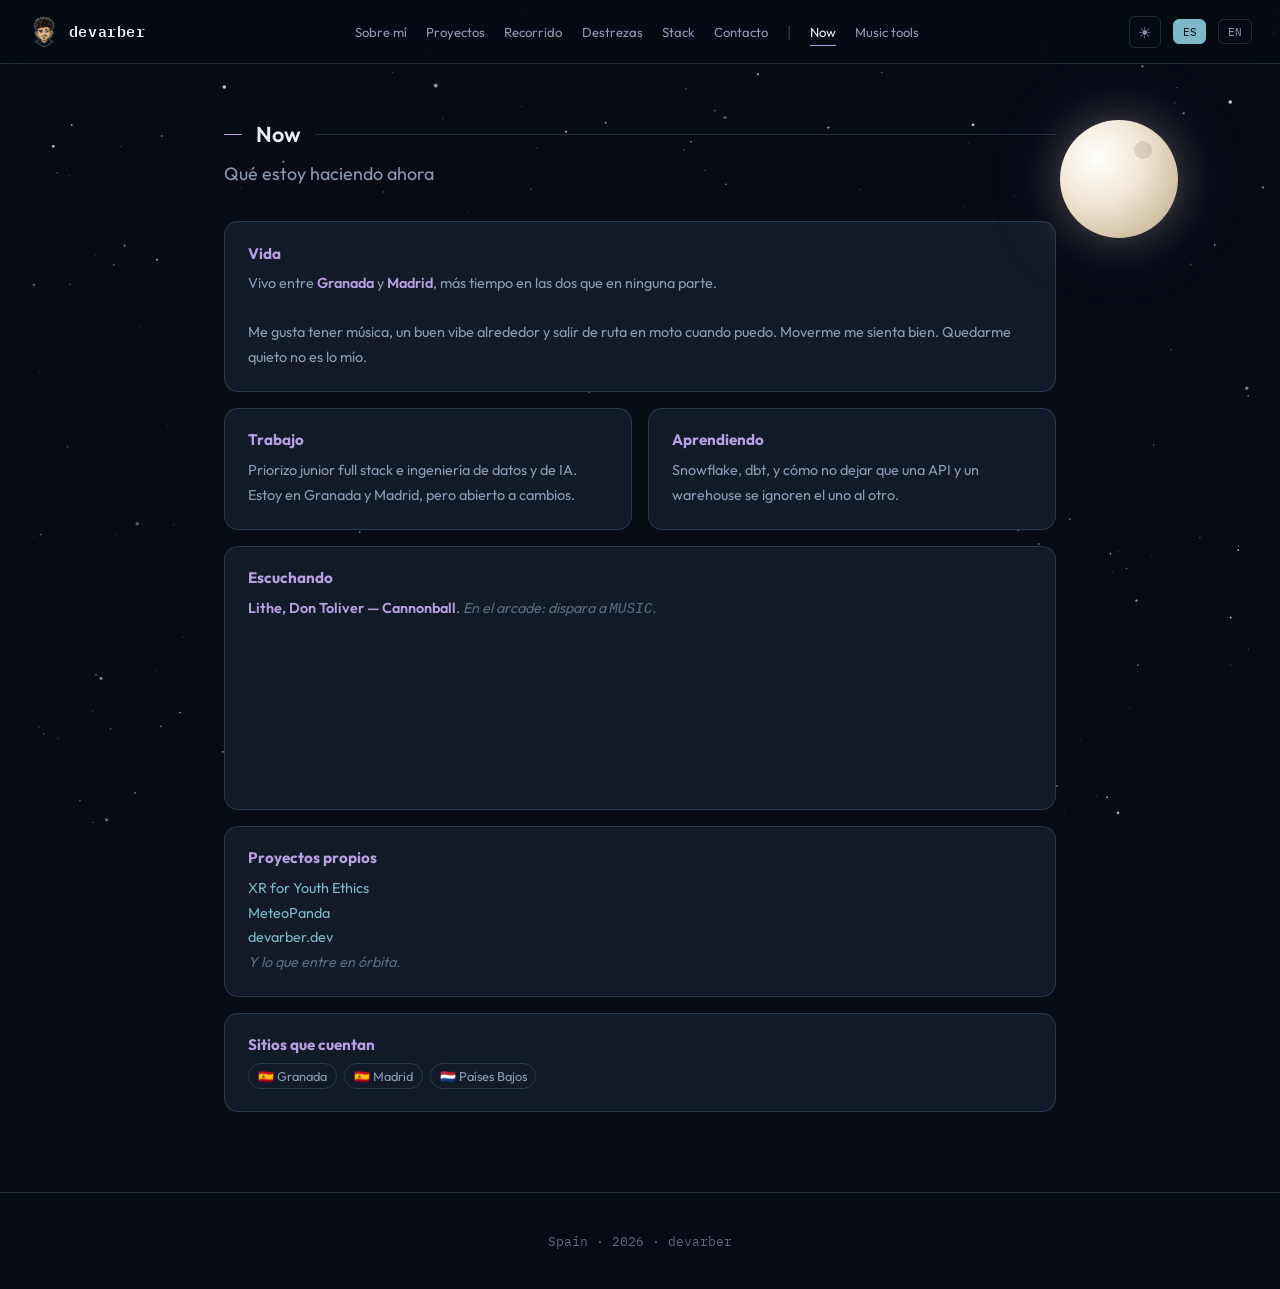
<file: pages/now/index.html>
<!DOCTYPE html>
<html lang="es">
<head>
    <meta charset="UTF-8">
    <meta name="viewport" content="width=device-width, initial-scale=1.0">
    <title>Now · devarber</title>
    <meta name="description" content="Qué está haciendo ahora Daniel Barbero Jiménez.">
    <link rel="icon" type="image/png" href="/assets/img/favicon.png?v=4">
    <link rel="preconnect" href="https://fonts.googleapis.com">
    <link rel="preconnect" href="https://fonts.gstatic.com" crossorigin>
    <link href="https://fonts.googleapis.com/css2?family=IBM+Plex+Mono:wght@400;500;600&family=Outfit:wght@400;500;600;700&display=swap" rel="stylesheet">
    <link rel="stylesheet" href="/assets/css/main.css">
</head>
<body>
    <canvas id="skyCanvas"></canvas>
    <div id="cursorHalo" class="cursor-halo" aria-hidden="true"></div>
    <div class="sky-moon" id="skyMoon" role="button" tabindex="0" title="Doble clic" aria-label="Luna — doble clic"></div>
    <div id="scroll-progress"></div>
    <button id="back-to-top" aria-label="Volver arriba">↑</button>
    <div id="toast"></div>
    <button class="egg-btn" id="eggBtn" type="button">
        <span class="egg-icon">🌙</span>
        <span class="egg-text">× Cerrar <kbd>esc</kbd></span>
    </button>

    <nav class="navbar">
        <a href="/" class="nav-logo">
            <img src="/assets/img/avatar.png" alt="" width="32" height="32">
            devarber
        </a>
        <div class="nav-links" id="navLinks">
            <a href="/#about" data-i18n="nav_about">Sobre mí</a>
            <a href="/#projects" data-i18n="nav_projects">Proyectos</a>
            <a href="/#experience" data-i18n="nav_exp">Recorrido</a>
            <a href="/#firma" data-i18n="nav_firma">Destrezas</a>
            <a href="/#stack" data-i18n="nav_stack">Stack</a>
            <a href="/#contact" data-i18n="nav_contact">Contacto</a>
            <span class="nav-sep">|</span>
            <a href="/pages/now/" class="active" data-i18n="nav_now">Now</a>
            <a href="/pages/tools/" data-i18n="nav_tools">Music tools</a>
        </div>
        <div class="nav-right">
            <button class="theme-btn" id="themeToggle" aria-label="Tema">☀</button>
            <button class="lang-btn active" data-lang="es">ES</button>
            <button class="lang-btn" data-lang="en">EN</button>
            <button class="nav-toggle" id="navToggle" aria-label="Menú">☰</button>
        </div>
    </nav>

    <section class="section tools-hero">
        <h1 class="section-title" style="margin-bottom:0.6rem"><span data-i18n="now_title">Now</span></h1>
        <p class="hero-desc" style="margin:0 0 2rem;animation:none;opacity:1;text-align:left" data-i18n="now_subtitle"></p>

        <div class="now-grid">
            <div class="now-card wide">
                <h3 data-i18n="now_life_title">Vida</h3>
                <p data-i18n="now_life"></p>
            </div>
            <div class="now-card">
                <h3 data-i18n="now_work_title">Trabajo</h3>
                <p data-i18n="now_work"></p>
            </div>
            <div class="now-card">
                <h3 data-i18n="now_learning_title">Aprendiendo</h3>
                <p data-i18n="now_learning"></p>
            </div>
            <div class="now-card wide">
                <h3 data-i18n="now_listening_title">Escuchando</h3>
                <p data-i18n="now_listening"></p>
                <iframe class="now-spotify" title="Lithe, Don Toliver — Cannonball" src="https://open.spotify.com/embed/track/1FArbfTMXgDECU9zG3iY1X?utm_source=generator&theme=0" allow="autoplay; clipboard-write; encrypted-media; fullscreen; picture-in-picture" loading="lazy"></iframe>
            </div>
            <div class="now-card wide">
                <h3 data-i18n="now_projects_title">Proyectos propios</h3>
                <p class="now-projects" data-i18n="now_projects"></p>
            </div>
            <div class="now-card wide">
                <h3 data-i18n="now_travel_title">Sitios que cuentan</h3>
                <div class="flags">
                    <span class="flag">🇪🇸 Granada</span>
                    <span class="flag">🇪🇸 Madrid</span>
                    <span class="flag">🇳🇱 Países Bajos</span>
                </div>
            </div>
        </div>
    </section>

    <footer class="footer">
        <p data-i18n="footer_built">Spain · 2026 · devarber</p>
    </footer>
    <script src="/assets/js/i18n.js"></script>
    <script src="/assets/js/sky.js"></script>
    <script src="/assets/js/common.js"></script>
</body>
</html>
</file>
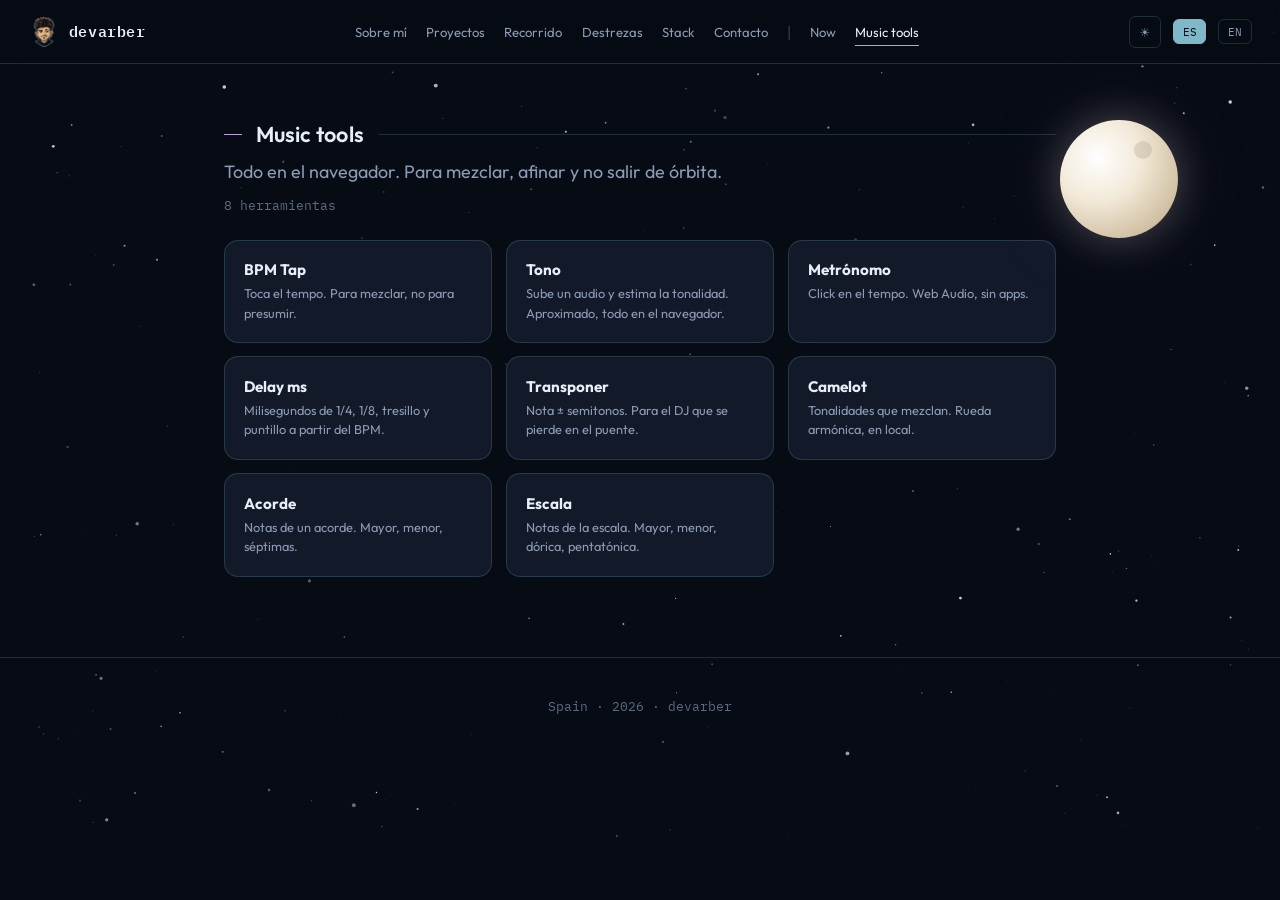
<file: pages/tools/index.html>
<!DOCTYPE html>
<html lang="es">
<head>
    <meta charset="UTF-8">
    <meta name="viewport" content="width=device-width, initial-scale=1.0">
    <title>Music tools · devarber</title>
    <meta name="description" content="Tools de música en el navegador: BPM, tono, metrónomo, delay, Camelot.">
    <link rel="icon" type="image/png" href="/assets/img/favicon.png?v=4">
    <link rel="preconnect" href="https://fonts.googleapis.com">
    <link rel="preconnect" href="https://fonts.gstatic.com" crossorigin>
    <link href="https://fonts.googleapis.com/css2?family=IBM+Plex+Mono:wght@400;500;600&family=Outfit:wght@400;500;600;700&display=swap" rel="stylesheet">
    <link rel="stylesheet" href="/assets/css/main.css">
</head>
<body>
    <canvas id="skyCanvas"></canvas>
    <div id="cursorHalo" class="cursor-halo" aria-hidden="true"></div>
    <div class="sky-moon" id="skyMoon" role="button" tabindex="0" title="Doble clic" aria-label="Luna — doble clic"></div>
    <div id="scroll-progress"></div>
    <button id="back-to-top" aria-label="Volver arriba">↑</button>
    <div id="toast"></div>
    <button class="egg-btn" id="eggBtn" type="button">
        <span class="egg-icon">🌙</span>
        <span class="egg-text">× Cerrar <kbd>esc</kbd></span>
    </button>

    <nav class="navbar">
        <a href="/" class="nav-logo">
            <img src="/assets/img/avatar.png" alt="" width="32" height="32">
            devarber
        </a>
        <div class="nav-links" id="navLinks">
            <a href="/#about" data-i18n="nav_about">Sobre mí</a>
            <a href="/#projects" data-i18n="nav_projects">Proyectos</a>
            <a href="/#experience" data-i18n="nav_exp">Recorrido</a>
            <a href="/#firma" data-i18n="nav_firma">Destrezas</a>
            <a href="/#stack" data-i18n="nav_stack">Stack</a>
            <a href="/#contact" data-i18n="nav_contact">Contacto</a>
            <span class="nav-sep">|</span>
            <a href="/pages/now/" data-i18n="nav_now">Now</a>
            <a href="/pages/tools/" class="active" data-i18n="nav_tools">Music tools</a>
        </div>
        <div class="nav-right">
            <button class="theme-btn" id="themeToggle" aria-label="Tema">☀</button>
            <button class="lang-btn active" data-lang="es">ES</button>
            <button class="lang-btn" data-lang="en">EN</button>
            <button class="nav-toggle" id="navToggle" aria-label="Menú">☰</button>
        </div>
    </nav>

    <section class="section tools-hero">
        <h1 class="section-title" style="margin-bottom:0.5rem"><span data-i18n="tools_title">Music tools</span></h1>
        <p class="hero-desc" style="margin:0;animation:none;opacity:1;text-align:left" data-i18n="tools_sub"></p>
        <p style="color:var(--faint);font-size:0.8rem;font-family:var(--font-mono);margin:0.6rem 0 1.6rem" data-i18n="tools_count">8 herramientas</p>

        <div class="tools-grid" id="toolsCatalog">
            <a class="tool-card" href="#bpm" data-open-tool="bpm"><h3 data-i18n="tool_bpm"></h3><p data-i18n="tool_bpm_d"></p></a>
            <a class="tool-card" href="#key" data-open-tool="key"><h3 data-i18n="tool_key"></h3><p data-i18n="tool_key_d"></p></a>
            <a class="tool-card" href="#metro" data-open-tool="metro"><h3 data-i18n="tool_metro"></h3><p data-i18n="tool_metro_d"></p></a>
            <a class="tool-card" href="#delay" data-open-tool="delay"><h3 data-i18n="tool_delay"></h3><p data-i18n="tool_delay_d"></p></a>
            <a class="tool-card" href="#transpose" data-open-tool="transpose"><h3 data-i18n="tool_transpose"></h3><p data-i18n="tool_transpose_d"></p></a>
            <a class="tool-card" href="#camelot" data-open-tool="camelot"><h3 data-i18n="tool_camelot"></h3><p data-i18n="tool_camelot_d"></p></a>
            <a class="tool-card" href="#chord" data-open-tool="chord"><h3 data-i18n="tool_chord"></h3><p data-i18n="tool_chord_d"></p></a>
            <a class="tool-card" href="#scale" data-open-tool="scale"><h3 data-i18n="tool_scale"></h3><p data-i18n="tool_scale_d"></p></a>
        </div>

        <div id="toolPanels">
            <div class="tool-panel card" data-tool="bpm" style="padding:1.4rem">
                <button type="button" class="tool-back" data-i18n="tool_back"></button>
                <h2 data-i18n="tool_bpm"></h2>
                <div class="tool-ui">
                    <div class="bpm-read" aria-live="polite">
                        <span class="bpm-num" id="bpmNum">—</span>
                        <span class="bpm-unit">BPM</span>
                    </div>
                    <button type="button" class="bpm-pad" id="bpmTap">tap</button>
                    <p class="tool-readout" id="bpmOut">Pulsa al ritmo.</p>
                    <div class="row"><button type="button" class="btn btn-secondary" id="bpmReset">Reset</button></div>
                </div>
            </div>

            <div class="tool-panel card" data-tool="key" style="padding:1.4rem">
                <button type="button" class="tool-back" data-i18n="tool_back"></button>
                <h2 data-i18n="tool_key"></h2>
                <div class="tool-ui">
                    <label>Audio (mp3, wav, m4a…)</label>
                    <input type="file" id="keyFile" accept="audio/*">
                    <div class="key-result" id="keyResult" hidden>
                        <p class="key-name" id="keyName"></p>
                        <span class="cam-badge" id="keyCam"></span>
                    </div>
                    <div class="piano" id="keyPiano" hidden></div>
                    <p class="tool-readout" id="keyOut">Elige un archivo. No sale de tu navegador.</p>
                </div>
            </div>

            <div class="tool-panel card" data-tool="metro" style="padding:1.4rem">
                <button type="button" class="tool-back" data-i18n="tool_back"></button>
                <h2 data-i18n="tool_metro"></h2>
                <div class="tool-ui">
                    <label>BPM</label>
                    <input id="metroBpm" type="number" min="40" max="240" value="120">
                    <div class="metro-beats" id="metroBeats" aria-hidden="true">
                        <span></span><span></span><span></span><span></span>
                    </div>
                    <div class="row">
                        <button type="button" class="btn btn-primary" id="metroToggle">Play</button>
                    </div>
                    <p class="tool-readout" id="metroOut">120 BPM · parado</p>
                </div>
            </div>

            <div class="tool-panel card" data-tool="delay" style="padding:1.4rem">
                <button type="button" class="tool-back" data-i18n="tool_back"></button>
                <h2 data-i18n="tool_delay"></h2>
                <div class="tool-ui">
                    <label>BPM</label>
                    <input id="delayBpm" type="number" min="40" max="240" value="128">
                    <div class="delay-bars" id="delayBars"></div>
                    <p class="tool-readout" id="delayOut"></p>
                </div>
            </div>

            <div class="tool-panel card" data-tool="transpose" style="padding:1.4rem">
                <button type="button" class="tool-back" data-i18n="tool_back"></button>
                <h2 data-i18n="tool_transpose"></h2>
                <div class="tool-ui">
                    <label>Nota</label>
                    <select id="trNote"></select>
                    <label>Semitonos</label>
                    <input id="trSemi" type="number" min="-12" max="12" value="0">
                    <div class="piano" id="trPiano"></div>
                    <div class="note-row" id="trNotes"></div>
                    <p class="tool-readout" id="trOut"></p>
                </div>
            </div>

            <div class="tool-panel card" data-tool="camelot" style="padding:1.4rem">
                <button type="button" class="tool-back" data-i18n="tool_back"></button>
                <h2 data-i18n="tool_camelot"></h2>
                <div class="tool-ui">
                    <label>Tonalidad</label>
                    <select id="camKey"></select>
                    <div class="cam-legend">
                        <span class="cam-leg is-now">ahora</span>
                        <span class="cam-leg is-mix">mezcla</span>
                    </div>
                    <div class="cam-wrap" id="camWheel"></div>
                    <div class="note-row" id="camChips"></div>
                    <p class="tool-readout" id="camOut"></p>
                </div>
            </div>

            <div class="tool-panel card" data-tool="chord" style="padding:1.4rem">
                <button type="button" class="tool-back" data-i18n="tool_back"></button>
                <h2 data-i18n="tool_chord"></h2>
                <div class="tool-ui">
                    <label>Raíz</label>
                    <select id="chRoot"></select>
                    <label>Tipo</label>
                    <select id="chType">
                        <option value="maj">Major</option>
                        <option value="min">Minor</option>
                        <option value="7">7</option>
                        <option value="maj7">maj7</option>
                        <option value="min7">min7</option>
                        <option value="dim">dim</option>
                        <option value="sus4">sus4</option>
                    </select>
                    <div class="piano" id="chPiano"></div>
                    <div class="note-row" id="chNotes"></div>
                    <p class="tool-readout" id="chOut"></p>
                </div>
            </div>

            <div class="tool-panel card" data-tool="scale" style="padding:1.4rem">
                <button type="button" class="tool-back" data-i18n="tool_back"></button>
                <h2 data-i18n="tool_scale"></h2>
                <div class="tool-ui">
                    <label>Raíz</label>
                    <select id="scRoot"></select>
                    <label>Escala</label>
                    <select id="scType">
                        <option value="maj">Mayor</option>
                        <option value="min">Menor natural</option>
                        <option value="dor">Dórica</option>
                        <option value="pen">Pentatónica menor</option>
                    </select>
                    <div class="piano" id="scPiano"></div>
                    <div class="note-row" id="scNotes"></div>
                    <p class="tool-readout" id="scOut"></p>
                </div>
            </div>
        </div>
    </section>

    <footer class="footer"><p data-i18n="footer_built">Spain · 2026 · devarber</p></footer>
    <script src="/assets/js/i18n.js"></script>
    <script src="/assets/js/sky.js"></script>
    <script src="/assets/js/common.js"></script>
    <script src="/assets/js/tools.js"></script>
</body>
</html>
</file>
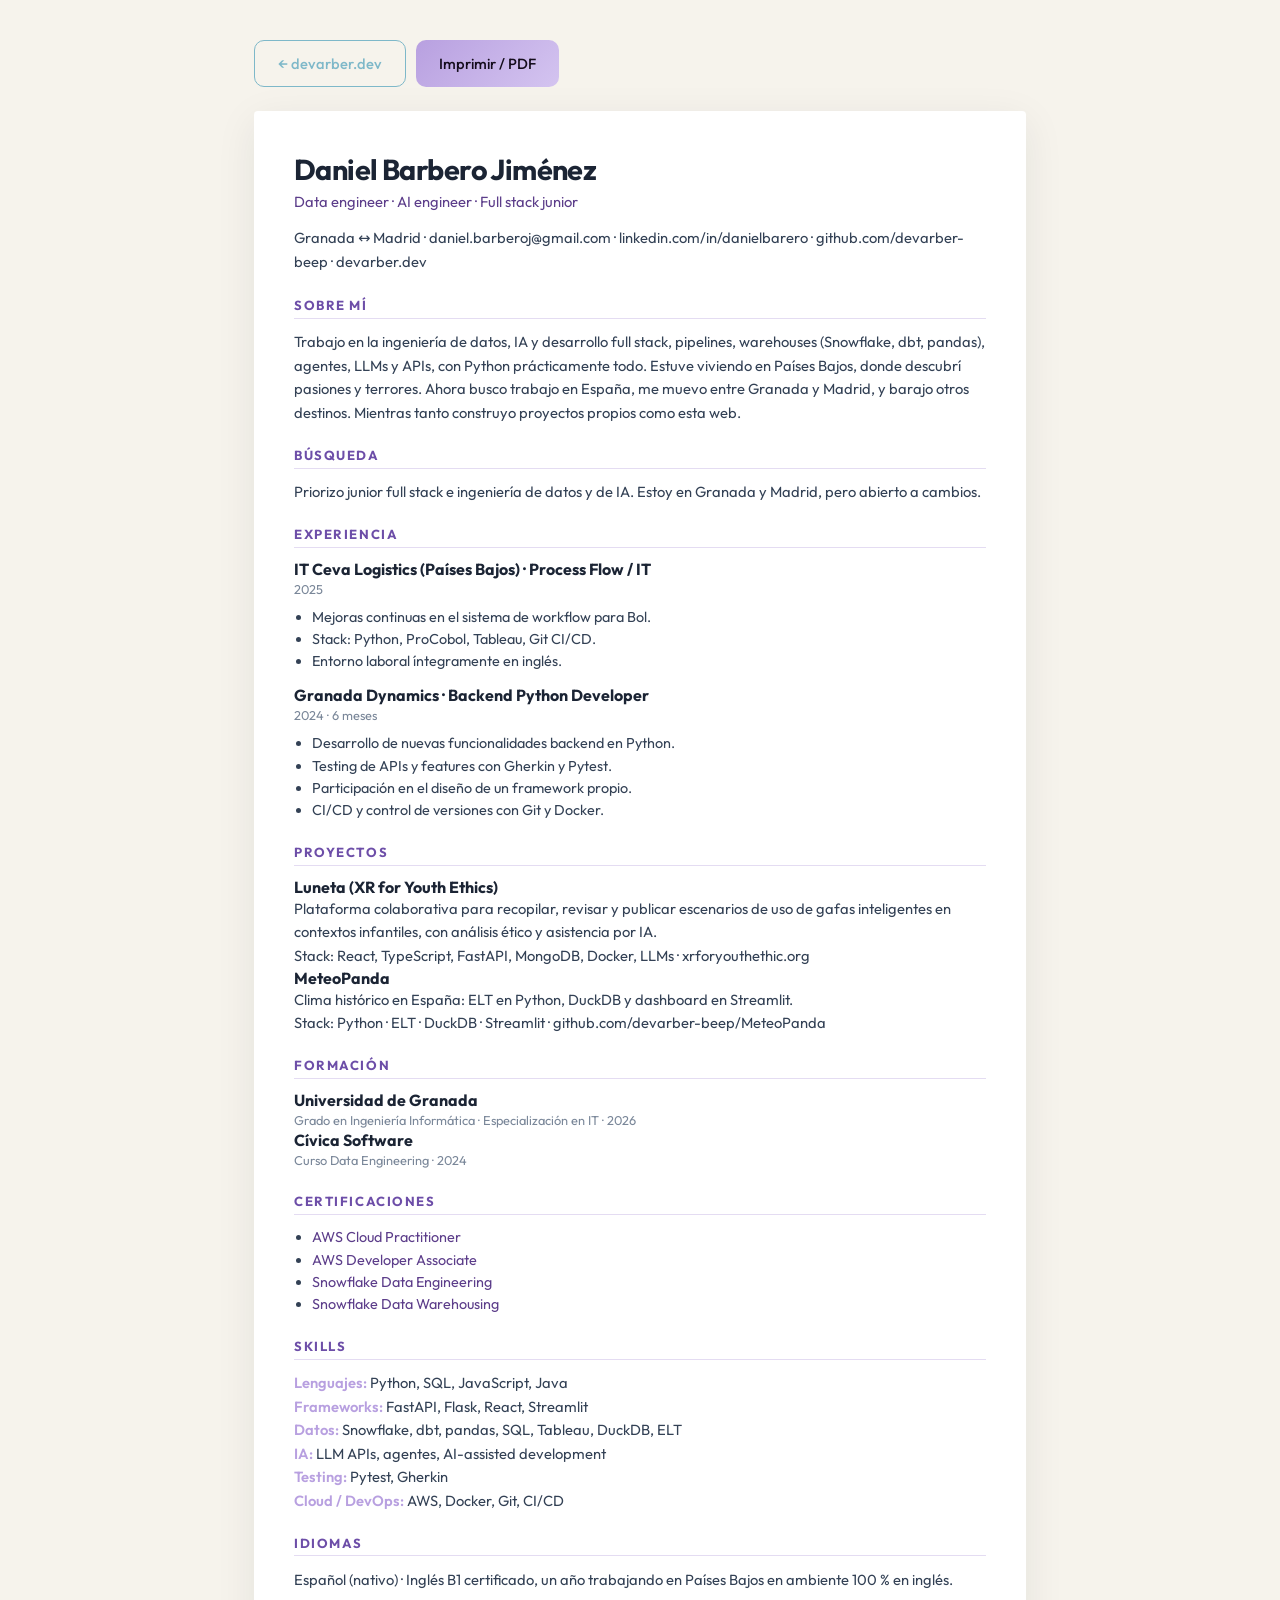
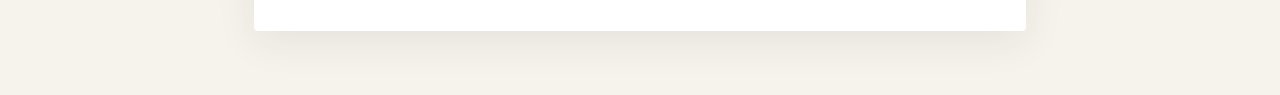
<file: cv.html>
<!DOCTYPE html>
<html lang="es">
<head>
    <meta charset="UTF-8">
    <meta name="viewport" content="width=device-width, initial-scale=1.0">
    <title>CV · Daniel Barbero Jiménez</title>
    <link rel="icon" type="image/png" href="/assets/img/favicon.png?v=4">
    <link rel="preconnect" href="https://fonts.googleapis.com">
    <link rel="preconnect" href="https://fonts.gstatic.com" crossorigin>
    <link href="https://fonts.googleapis.com/css2?family=Outfit:wght@400;500;650&display=swap" rel="stylesheet">
    <link rel="stylesheet" href="/assets/css/main.css">
</head>
<body class="cv-page">
    <div class="cv-wrap">
        <div class="cv-actions">
            <a class="btn btn-secondary" href="/">← devarber.dev</a>
            <button type="button" class="btn btn-primary" onclick="window.print()">Imprimir / PDF</button>
        </div>
        <article class="cv-sheet">
            <h1>Daniel Barbero Jiménez</h1>
            <p class="cv-role">Data engineer · AI engineer · Full stack junior</p>
            <p class="cv-meta">Granada ↔ Madrid · daniel.barberoj@gmail.com · linkedin.com/in/danielbarero · github.com/devarber-beep · devarber.dev</p>

            <h2>Sobre mí</h2>
            <p>Trabajo en la ingeniería de datos, IA y desarrollo full stack, pipelines, warehouses (Snowflake, dbt, pandas), agentes, LLMs y APIs, con Python prácticamente todo. Estuve viviendo en Países Bajos, donde descubrí pasiones y terrores. Ahora busco trabajo en España, me muevo entre Granada y Madrid, y barajo otros destinos. Mientras tanto construyo proyectos propios como esta web.</p>

            <h2>Búsqueda</h2>
            <p>Priorizo junior full stack e ingeniería de datos y de IA. Estoy en Granada y Madrid, pero abierto a cambios.</p>

            <h2>Experiencia</h2>
            <h3>IT Ceva Logistics (Países Bajos) · Process Flow / IT</h3>
            <p class="when">2025</p>
            <ul>
                <li>Mejoras continuas en el sistema de workflow para Bol.</li>
                <li>Stack: Python, ProCobol, Tableau, Git CI/CD.</li>
                <li>Entorno laboral íntegramente en inglés.</li>
            </ul>
            <h3>Granada Dynamics · Backend Python Developer</h3>
            <p class="when">2024 · 6 meses</p>
            <ul>
                <li>Desarrollo de nuevas funcionalidades backend en Python.</li>
                <li>Testing de APIs y features con Gherkin y Pytest.</li>
                <li>Participación en el diseño de un framework propio.</li>
                <li>CI/CD y control de versiones con Git y Docker.</li>
            </ul>

            <h2>Proyectos</h2>
            <h3>Luneta (XR for Youth Ethics)</h3>
            <p>Plataforma colaborativa para recopilar, revisar y publicar escenarios de uso de gafas inteligentes en contextos infantiles, con análisis ético y asistencia por IA.</p>
            <p>Stack: React, TypeScript, FastAPI, MongoDB, Docker, LLMs · xrforyouthethic.org</p>

            <h3>MeteoPanda</h3>
            <p>Clima histórico en España: ELT en Python, DuckDB y dashboard en Streamlit.</p>
            <p>Stack: Python · ELT · DuckDB · Streamlit · github.com/devarber-beep/MeteoPanda</p>

            <h2>Formación</h2>
            <h3>Universidad de Granada</h3>
            <p class="when">Grado en Ingeniería Informática · Especialización en IT · 2026</p>
            <h3>Cívica Software</h3>
            <p class="when">Curso Data Engineering · 2024</p>

            <h2>Certificaciones</h2>
            <ul>
                <li><a href="https://www.linkedin.com/in/danielbarero/details/certifications/1723889174905/single-media-viewer/?profileId=ACoAACWJp70BIuj6S6pv0HPJOBqFsMRHkeifYSQ">AWS Cloud Practitioner</a></li>
                <li><a href="https://www.linkedin.com/in/danielbarero/details/certifications/1723889110331/single-media-viewer/?profileId=ACoAACWJp70BIuj6S6pv0HPJOBqFsMRHkeifYSQ">AWS Developer Associate</a></li>
                <li><a href="https://achieve.snowflake.com/34bf3b0b-6caa-4439-9ea7-8f5c86bb422d">Snowflake Data Engineering</a></li>
                <li><a href="https://achieve.snowflake.com/cfd7afb0-4baf-4b2a-b28b-8821aad342db">Snowflake Data Warehousing</a></li>
            </ul>

            <h2>Skills</h2>
            <p><strong>Lenguajes:</strong> Python, SQL, JavaScript, Java</p>
            <p><strong>Frameworks:</strong> FastAPI, Flask, React, Streamlit</p>
            <p><strong>Datos:</strong> Snowflake, dbt, pandas, SQL, Tableau, DuckDB, ELT</p>
            <p><strong>IA:</strong> LLM APIs, agentes, AI-assisted development</p>
            <p><strong>Testing:</strong> Pytest, Gherkin</p>
            <p><strong>Cloud / DevOps:</strong> AWS, Docker, Git, CI/CD</p>

            <h2>Idiomas</h2>
            <p>Español (nativo) · Inglés B1 certificado, un año trabajando en Países Bajos en ambiente 100 % en inglés.</p>
        </article>
    </div>
</body>
</html>
</file>
<file: assets/css/main.css>
/* devarber.dev — celestial night */
:root {
    --bg: #070b14;
    --bg-elev: #121a2a;
    --bg-soft: #182236;
    --bg-nav: rgba(7, 11, 20, 0.82);
    --text: #e8eef7;
    --muted: #8b9bb4;
    --faint: #5c6b82;
    --star: #7eb8c9;
    --gold: #b8a0e0;
    --moon: #f2e9d8;
    --line: rgba(126, 184, 201, 0.2);
    --ok: #8fbf88;
    --danger: #d98989;
    --shadow: rgba(0, 0, 0, 0.35);
    --font-sans: "Outfit", system-ui, sans-serif;
    --font-mono: "IBM Plex Mono", ui-monospace, monospace;
    --moon-scale: 1;
    --constellation-opacity: 0.35;
    --radius: 14px;
}

html[data-mode="l"] {
    --star: #c5d9e6;
    --gold: #d5c6ee;
    --moon: #fff6e8;
    --bg-elev: #101820;
    --moon-scale: 1.55;
}

html.sky-name .sky-moon {
    box-shadow:
        0 0 70px rgba(255, 246, 232, 0.5),
        0 0 160px rgba(184, 160, 224, 0.32);
    filter: brightness(1.12);
}

html.light {
    --bg: #eef2f7;
    --bg-elev: #ffffff;
    --bg-soft: #f5f3f9;
    --bg-nav: rgba(238, 242, 247, 0.88);
    --text: #1b2434;
    --muted: #5b6b82;
    --faint: #8a97ab;
    --star: #3d7a8c;
    --gold: #6d4ea8;
    --moon: #c4b8d9;
    --line: rgba(27, 36, 52, 0.12);
    --shadow: rgba(27, 36, 52, 0.08);
}

* { margin: 0; padding: 0; box-sizing: border-box; }
html { scroll-behavior: smooth; }
body {
    background: var(--bg);
    color: var(--text);
    font-family: var(--font-sans);
    overflow-x: hidden;
    min-height: 100vh;
}
::selection { background: var(--gold); color: var(--bg); }
.visually-hidden {
    position: absolute;
    width: 1px;
    height: 1px;
    padding: 0;
    margin: -1px;
    overflow: hidden;
    clip: rect(0, 0, 0, 0);
    white-space: nowrap;
    border: 0;
}
strong { color: var(--gold); font-weight: 600; }
a { color: var(--star); text-decoration: none; transition: color 0.2s ease; }
a:hover { color: var(--gold); }

#skyCanvas {
    position: fixed;
    inset: 0;
    z-index: 0;
    pointer-events: none;
}
.cursor-halo {
    position: fixed;
    inset: 0;
    z-index: 0;
    pointer-events: none;
    opacity: 0;
    background: radial-gradient(
        620px circle at var(--halo-x, 50%) var(--halo-y, 50%),
        rgba(184, 160, 224, 0.16),
        rgba(126, 184, 201, 0.06) 38%,
        transparent 68%
    );
    transition: opacity 0.4s ease;
}
.cursor-halo.is-on { opacity: 1; }
html.light .cursor-halo {
    background: radial-gradient(
        620px circle at var(--halo-x, 50%) var(--halo-y, 50%),
        rgba(109, 78, 168, 0.12),
        rgba(61, 122, 140, 0.05) 38%,
        transparent 68%
    );
}
html[data-mode="l"] .cursor-halo {
    background: radial-gradient(
        680px circle at var(--halo-x, 50%) var(--halo-y, 50%),
        rgba(255, 246, 232, 0.14),
        rgba(184, 160, 224, 0.08) 40%,
        transparent 70%
    );
}
@media (hover: none), (pointer: coarse), (prefers-reduced-motion: reduce) {
    .cursor-halo { display: none; }
}
.sky-moon {
    position: fixed;
    top: 7.5rem;
    right: 8%;
    width: 118px;
    height: 118px;
    border-radius: 50%;
    z-index: 2;
    pointer-events: auto;
    cursor: pointer;
    transform-origin: center;
    transition: box-shadow 0.7s ease, filter 0.4s ease;
    background:
        radial-gradient(circle at 32% 32%, #fff 0%, var(--moon) 38%, #d4c4a8 72%, #b7a48a 100%);
    box-shadow:
        0 0 40px rgba(242, 233, 216, 0.25),
        0 0 90px rgba(184, 160, 224, 0.12);
}
html[data-mode="l"] .sky-moon {
    box-shadow:
        0 0 60px rgba(255, 246, 232, 0.45),
        0 0 140px rgba(184, 160, 224, 0.28);
}
html.light .sky-moon {
    opacity: 0.55;
    filter: saturate(0.8);
}
.sky-moon::after {
    content: "";
    position: absolute;
    inset: 18% 22% auto auto;
    width: 18px;
    height: 18px;
    border-radius: 50%;
    background: rgba(120, 100, 80, 0.18);
}

#scroll-progress {
    position: fixed;
    top: 0; left: 0;
    height: 2px;
    width: 0;
    z-index: 1001;
    background: linear-gradient(90deg, var(--gold), var(--star));
}

.navbar {
    position: fixed;
    top: 0; left: 0; right: 0;
    height: 64px;
    padding: 0 1.75rem;
    display: flex;
    align-items: center;
    justify-content: space-between;
    background: var(--bg-nav);
    backdrop-filter: blur(16px);
    -webkit-backdrop-filter: blur(16px);
    border-bottom: 1px solid var(--line);
    z-index: 1000;
}
.nav-logo {
    font-family: var(--font-mono);
    font-weight: 600;
    font-size: 0.95rem;
    letter-spacing: 0.04em;
    color: var(--text);
    display: flex;
    align-items: center;
    gap: 0.55rem;
    flex-shrink: 0;
}
.nav-logo:hover { color: var(--gold); }
.nav-links {
    display: flex;
    align-items: center;
    gap: 1.2rem;
    flex-shrink: 0;
}
.nav-links a {
    color: var(--muted);
    font-size: 0.82rem;
    position: relative;
    white-space: nowrap;
    flex-shrink: 0;
}
.nav-links a:hover,
.nav-links a.active { color: var(--text); }
.nav-links a.active::after {
    content: "";
    position: absolute;
    left: 0; right: 0; bottom: -6px;
    height: 1px;
    background: var(--gold);
}
.nav-sep { color: var(--faint); user-select: none; opacity: 0.5; flex-shrink: 0; }
.nav-right { display: flex; align-items: center; gap: 0.75rem; flex-shrink: 0; }
.nav-toggle {
    display: none;
    background: none;
    border: none;
    color: var(--text);
    font-size: 1.35rem;
    cursor: pointer;
    width: 40px;
    height: 40px;
    flex-shrink: 0;
}
.lang-btn, .theme-btn {
    font-family: var(--font-mono);
    background: transparent;
    border: 1px solid var(--line);
    color: var(--muted);
    border-radius: 6px;
    cursor: pointer;
    transition: 0.2s ease;
}
.lang-btn {
    padding: 0.28rem 0.55rem;
    font-size: 0.7rem;
}
.lang-btn:hover { color: var(--star); border-color: var(--star); }
.lang-btn.active {
    background: var(--star);
    color: var(--bg);
    border-color: var(--star);
}
.theme-btn {
    width: 32px; height: 32px;
    font-size: 0.95rem;
    display: grid;
    place-items: center;
}
.theme-btn:hover { color: var(--gold); border-color: var(--gold); }

.section {
    position: relative;
    z-index: 1;
    padding: 5rem 1.5rem;
    max-width: 880px;
    margin: 0 auto;
}
.section.terminal-section {
    padding-top: 5rem;
    padding-bottom: 3.6rem;
}
.section-title {
    font-size: 1.35rem;
    font-weight: 600;
    margin-bottom: 2rem;
    display: flex;
    align-items: center;
    gap: 0.85rem;
    letter-spacing: 0.01em;
}
.section-title::before {
    content: "";
    width: 18px;
    height: 1px;
    background: var(--gold);
}
.section-title::after {
    content: "";
    flex: 1;
    height: 1px;
    background: var(--line);
}
.section-title.terminal-label::before { content: "$"; font-family: var(--font-mono); color: var(--star); }
.reveal { opacity: 0; transform: translateY(24px); transition: 0.65s ease; }
.reveal.visible { opacity: 1; transform: none; }
.title-text {
    display: inline-block;
    clip-path: inset(0 100% 0 0);
    transition: clip-path 0.9s cubic-bezier(0.65, 0, 0.35, 1);
}
.reveal.visible .title-text { clip-path: inset(0 0 0 0); }

.hero-section {
    min-height: 92vh;
    display: flex;
    flex-direction: column;
    align-items: center;
    text-align: center;
    padding: 6.5rem 1.5rem 0;
    position: relative;
    z-index: 1;
}
.hero-content {
    flex: 1;
    display: flex;
    flex-direction: column;
    justify-content: center;
    max-width: 820px;
    width: 100%;
    margin: 0 auto;
    min-width: 0;
}
.hero-content > * { min-width: 0; max-width: 100%; }
.hero-avatar-wrap {
    position: relative;
    z-index: 5;
    width: 260px;
    margin: 0.7rem auto 0.25rem;
    opacity: 0;
    animation: fadeInUp 0.8s ease 0.28s forwards;
}
.hero-avatar {
    width: 260px;
    height: 260px;
    margin: 0;
    padding: 0;
    border: none;
    background: transparent;
    cursor: pointer;
    font: inherit;
    color: inherit;
    display: block;
    position: relative;
    border-radius: 50%;
}
.hero-avatar img {
    width: 100%;
    height: 100%;
    object-fit: contain;
    display: block;
    pointer-events: none;
    transition: transform 0.25s ease, filter 0.25s ease;
}
.hero-avatar:focus-visible {
    outline: 2px solid var(--gold);
    outline-offset: 6px;
}
.hero-peek {
    position: absolute;
    top: 50%;
    left: calc(100% + 10px);
    right: auto;
    width: 300px;
    max-width: min(300px, calc(100vw - 2rem));
    padding: 1.15rem 1.2rem 1.05rem;
    background: var(--bg-elev);
    border: 1px solid var(--line);
    border-radius: var(--radius);
    box-shadow: 0 16px 40px var(--shadow);
    opacity: 0;
    visibility: hidden;
    pointer-events: none;
    transform: translate(8px, -50%);
    transition: opacity 0.2s ease, transform 0.2s ease, visibility 0.2s ease;
    text-align: center;
}
.hero-avatar-wrap.peek-left .hero-peek {
    left: auto;
    right: calc(100% + 10px);
    transform: translate(-8px, -50%);
}
.hero-peek-close {
    position: absolute;
    top: 0.55rem;
    right: 0.55rem;
    width: 28px;
    height: 28px;
    border: none;
    border-radius: 50%;
    background: var(--bg-soft);
    color: var(--muted);
    cursor: pointer;
    font-size: 1.05rem;
    line-height: 1;
    display: none;
    align-items: center;
    justify-content: center;
}
.hero-peek-close:hover { color: var(--text); }
.hero-peek-stats {
    display: flex;
    justify-content: center;
    gap: 1.15rem;
}
.hero-stat { flex: 1; min-width: 0; }
.hero-peek-overlay {
    display: none;
}
.hero-avatar-wrap.is-open .hero-peek,
.hero-avatar-wrap.peek-left.is-open .hero-peek {
    opacity: 1;
    visibility: visible;
    pointer-events: auto;
    transform: translate(0, -50%);
}
@media (hover: hover) and (pointer: fine) {
    .hero-avatar-wrap:hover .hero-peek,
    .hero-avatar-wrap:focus-within .hero-peek,
    .hero-avatar-wrap.peek-left:hover .hero-peek,
    .hero-avatar-wrap.peek-left:focus-within .hero-peek {
        opacity: 1;
        visibility: visible;
        pointer-events: auto;
        transform: translate(0, -50%);
    }
    .hero-avatar-wrap:hover .hero-avatar img,
    .hero-avatar-wrap:focus-within .hero-avatar img {
        transform: scale(1.03);
        filter: brightness(1.06);
    }
    .hero-peek-close { display: none; }
    .hero-peek-overlay { display: none !important; }
}
.hero-avatar-wrap.is-open .hero-avatar img {
    transform: scale(1.03);
    filter: brightness(1.06);
}
@media (prefers-reduced-motion: reduce) {
    .hero-avatar img,
    .hero-peek {
        transition: none;
    }
    .hero-avatar-wrap:hover .hero-avatar img,
    .hero-avatar-wrap:focus-within .hero-avatar img,
    .hero-avatar-wrap.is-open .hero-avatar img {
        transform: none;
    }
    .hero-greeting, .hero-name, .hero-avatar-wrap, .hero-title, .hero-loc, .hero-desc, .hero-cta, .hero-social, .scroll-down {
        animation: none !important;
        opacity: 1 !important;
    }
    .scroll-down .chevron, .orbit-badge .dot, .hero-title .cursor { animation: none; }
    .reveal { opacity: 1; transform: none; transition: none; }
    .reveal .title-text { clip-path: none; transition: none; }
}
.nav-logo img {
    width: 32px;
    height: 32px;
    object-fit: contain;
    background: transparent;
    flex-shrink: 0;
    display: block;
}
.hero-greeting {
    font-family: var(--font-mono);
    font-size: 0.92rem;
    color: var(--star);
    margin-bottom: 0.65rem;
    opacity: 0;
    animation: fadeInUp 0.8s ease forwards;
}
.hero-names {
    margin-bottom: 0.45rem;
    width: 100%;
}
.hero-name {
    font-size: clamp(1.5rem, 8vw, 3.8rem);
    font-weight: 700;
    letter-spacing: -0.03em;
    line-height: 1.12;
    margin: 0;
    max-width: 100%;
    width: 100%;
    overflow-wrap: anywhere;
    word-break: break-word;
    background: linear-gradient(135deg, var(--moon) 0%, var(--gold) 48%, var(--star) 100%);
    -webkit-background-clip: text;
    background-clip: text;
    -webkit-text-fill-color: transparent;
    opacity: 0;
    animation: fadeInUp 0.8s ease 0.15s forwards;
    user-select: none;
}
.hero-name.handle {
    animation-delay: 0.22s;
    cursor: pointer;
}
.hero-title {
    font-size: 1.05rem;
    color: var(--muted);
    font-weight: 400;
    min-height: 1.6em;
    margin-bottom: 0.45rem;
    opacity: 0;
    animation: fadeInUp 0.8s ease 0.3s forwards;
    font-family: var(--font-mono);
}
.hero-title .cursor {
    border-right: 2px solid var(--star);
    margin-left: 2px;
    animation: blink 0.85s infinite;
}
.hero-title .cursor.typing { animation: none; }
.hero-loc {
    font-family: var(--font-mono);
    font-size: 0.78rem;
    letter-spacing: 0.12em;
    text-transform: uppercase;
    color: var(--gold);
    margin: 0 0 1.1rem;
    opacity: 0;
    animation: fadeInUp 0.8s ease 0.38s forwards;
}
.hero-desc {
    font-size: 1.12rem;
    line-height: 1.75;
    color: var(--muted);
    max-width: 640px;
    margin: 0 auto 2.4rem;
    opacity: 0;
    animation: fadeInUp 0.8s ease 0.45s forwards;
}
.hero-stat-num {
    font-size: 1.55rem;
    font-weight: 700;
    color: var(--gold);
    font-family: var(--font-mono);
    line-height: 1.15;
}
.hero-stat-label {
    font-size: 0.68rem;
    color: var(--faint);
    margin-top: 0.2rem;
    max-width: 7.5rem;
    line-height: 1.3;
}
.hero-cta {
    display: flex;
    gap: 0.75rem;
    justify-content: center;
    flex-wrap: wrap;
    margin-bottom: 2rem;
    opacity: 0;
    animation: fadeInUp 0.8s ease 0.65s forwards;
}
.btn {
    padding: 0.8rem 1.45rem;
    border-radius: 10px;
    font-size: 0.92rem;
    font-weight: 500;
    font-family: inherit;
    display: inline-flex;
    align-items: center;
    gap: 0.45rem;
    border: none;
    cursor: pointer;
    transition: 0.25s ease;
}
.btn-primary {
    background: linear-gradient(135deg, var(--gold), #d4c4f0);
    color: #140c1c;
}
.btn-primary:hover { transform: translateY(-2px); box-shadow: 0 10px 28px rgba(184, 160, 224, 0.28); color: #140c1c; }
.btn-secondary {
    background: transparent;
    color: var(--star);
    border: 1px solid var(--star);
}
.btn-secondary:hover { background: rgba(126, 184, 201, 0.12); transform: translateY(-2px); }
.hero-social {
    display: flex;
    gap: 0.85rem;
    justify-content: center;
    opacity: 0;
    animation: fadeInUp 0.8s ease 0.8s forwards;
}
.hero-social a {
    width: 44px; height: 44px;
    border-radius: 50%;
    border: 1px solid var(--line);
    background: var(--bg-elev);
    display: grid;
    place-items: center;
    color: var(--muted);
}
.hero-social a:hover {
    border-color: var(--gold);
    color: var(--gold);
    transform: translateY(-3px);
}
.scroll-down {
    display: flex;
    flex-direction: column;
    align-items: center;
    gap: 0.4rem;
    color: var(--faint);
    font-size: 0.78rem;
    font-family: var(--font-mono);
    cursor: pointer;
    padding: 1rem 0 2rem;
    opacity: 0;
    animation: fadeInUp 0.8s ease 1s forwards;
}
.scroll-down:hover { color: var(--gold); }
.scroll-down .chevron { animation: bounceArrow 1.6s infinite; }

.card, .about-content, .timeline-content, .firma-box, .edu-card, .contact-card, .tool-card, .now-card {
    background: var(--bg-elev);
    border: 1px solid var(--line);
    border-radius: var(--radius);
}

.about-content { padding: 1.75rem 1.85rem; }
.about-text { color: var(--muted); line-height: 1.8; font-size: 0.98rem; }
.about-text p { margin-bottom: 1rem; }
.about-text p:last-child { margin-bottom: 0; }

.timeline { position: relative; padding-left: 1.75rem; }
.timeline::before {
    content: "";
    position: absolute;
    left: 6px; top: 0; bottom: 0;
    width: 1px;
    background: var(--line);
}
.timeline-item {
    position: relative;
    margin-bottom: 1.75rem;
    opacity: 0;
    transform: translateX(-16px);
    transition: 0.55s ease;
}
.timeline-item.visible { opacity: 1; transform: none; }
.timeline-item::before {
    content: "";
    position: absolute;
    left: -1.75rem;
    top: 1.15rem;
    width: 11px; height: 11px;
    border-radius: 50%;
    background: var(--star);
    border: 2px solid var(--bg);
    box-shadow: 0 0 0 1px var(--star);
}
.timeline-item.current::before { background: var(--gold); box-shadow: 0 0 0 1px var(--gold); }
.timeline-content { padding: 1.35rem 1.45rem; }
.timeline-date { font-size: 0.75rem; color: var(--faint); font-family: var(--font-mono); margin-bottom: 0.35rem; }
.timeline-company { font-size: 1.05rem; margin-bottom: 0.2rem; }
.timeline-company .role { color: var(--star); font-weight: 500; }
.timeline-desc { color: var(--muted); font-size: 0.88rem; line-height: 1.6; margin: 0.45rem 0 0.7rem; }
.timeline-bullets { list-style: none; }
.timeline-bullets li {
    color: var(--muted);
    font-size: 0.88rem;
    line-height: 1.6;
    margin-bottom: 0.35rem;
    padding-left: 1.05rem;
    position: relative;
}
.timeline-bullets li::before {
    content: "▹";
    position: absolute;
    left: 0;
    color: var(--gold);
}

.firma-box {
    padding: 0;
    background: transparent;
    border: none;
}
.craft-grid {
    display: grid;
    grid-template-columns: 1fr 1fr;
    gap: 0.7rem;
}
.craft-card {
    display: flex;
    align-items: flex-start;
    gap: 0.9rem;
    background: var(--bg-elev);
    border: 1px solid var(--line);
    border-radius: var(--radius);
    padding: 1.15rem 1.2rem 1.2rem;
    transition: border-color 0.22s ease, transform 0.22s cubic-bezier(0.34, 1.56, 0.64, 1), box-shadow 0.22s ease;
}
.craft-card:hover {
    border-color: var(--gold);
    transform: translateY(-3px);
    box-shadow: 0 10px 28px var(--shadow);
}
.craft-icon {
    flex-shrink: 0;
    width: 2.35rem;
    height: 2.35rem;
    border-radius: 10px;
    display: grid;
    place-items: center;
}
.craft-icon svg { width: 16px; height: 16px; }
.craft-icon-data {
    color: var(--gold);
    background: rgba(184, 160, 224, 0.12);
    border: 1px solid rgba(184, 160, 224, 0.28);
}
.craft-icon-ai {
    color: var(--star);
    background: rgba(126, 184, 201, 0.12);
    border: 1px solid rgba(126, 184, 201, 0.28);
}
.craft-icon-fs {
    color: var(--moon);
    background: rgba(242, 233, 216, 0.1);
    border: 1px solid rgba(242, 233, 216, 0.22);
}
.craft-body h3 {
    font-size: 1rem;
    margin-bottom: 0.4rem;
    color: var(--gold);
}
.craft-card p { color: var(--muted); font-size: 0.9rem; line-height: 1.65; }
@media (min-width: 769px) {
    .craft-grid .craft-card:last-child { grid-column: 1 / -1; }
}
.craft-kicker {
    margin: 1.7rem 0 0.85rem;
    font-size: 0.68rem;
    letter-spacing: 0.14em;
    text-transform: uppercase;
    color: var(--faint);
    font-family: var(--font-mono);
}
.skill-grid {
    display: grid;
    grid-template-columns: 1fr 1fr;
    gap: 0.55rem;
}
.skill-card {
    display: flex;
    align-items: flex-start;
    gap: 0.8rem;
    background: var(--bg-elev);
    border: 1px solid var(--line);
    border-radius: 12px;
    padding: 0.95rem 1rem;
    transition: border-color 0.22s ease, transform 0.22s cubic-bezier(0.34, 1.56, 0.64, 1), box-shadow 0.22s ease;
}
.skill-card:hover {
    border-color: var(--star);
    transform: translateY(-2px);
    box-shadow: 0 8px 22px var(--shadow);
}
.skill-icon {
    flex-shrink: 0;
    width: 2.15rem;
    height: 2.15rem;
    border-radius: 9px;
    display: grid;
    place-items: center;
    color: var(--star);
    background: rgba(126, 184, 201, 0.1);
    border: 1px solid rgba(126, 184, 201, 0.22);
}
.skill-icon svg { width: 15px; height: 15px; }
.skill-card h3 {
    font-size: 0.92rem;
    margin-bottom: 0.2rem;
    color: var(--text);
}
.skill-card p { margin: 0; color: var(--muted); font-size: 0.84rem; line-height: 1.5; }

.projects-head {
    display: flex;
    align-items: center;
    gap: 0.85rem;
    margin-bottom: 1.5rem;
}
.projects-head .section-title {
    flex: 1;
    margin-bottom: 0;
}
.projects-gh {
    font-family: var(--font-mono);
    font-size: 0.75rem;
    color: var(--muted);
    white-space: nowrap;
    border-bottom: 1px solid transparent;
}
.projects-gh:hover { color: var(--gold); border-bottom-color: var(--gold); }

.project-hero {
    display: grid;
    grid-template-columns: 1.15fr 1fr;
    background: var(--bg-elev);
    border: 1px solid var(--line);
    border-radius: var(--radius);
    overflow: hidden;
    text-decoration: none;
    color: inherit;
    margin-bottom: 1rem;
    transition: border-color 0.25s ease, transform 0.25s cubic-bezier(0.34, 1.56, 0.64, 1), box-shadow 0.25s ease;
}
.project-hero:hover {
    border-color: var(--gold);
    transform: translateY(-4px);
    box-shadow: 0 16px 40px var(--shadow);
    color: inherit;
}
.project-hero-body {
    padding: 1.45rem 1.4rem 1.35rem;
    display: flex;
    flex-direction: column;
}
.project-hero-body h3 {
    font-size: 1.35rem;
    margin: 0.15rem 0 0.2rem;
}
.project-hero-body > p:not(.project-sub) {
    color: var(--muted);
    font-size: 0.9rem;
    line-height: 1.65;
    flex: 1;
}

.projects-grid {
    display: grid;
    grid-template-columns: 1.35fr 1fr;
    gap: 1rem;
}
.project-card {
    background: var(--bg-elev);
    border: 1px solid var(--line);
    border-radius: var(--radius);
    overflow: hidden;
    display: flex;
    flex-direction: column;
    transition: 0.25s ease;
    color: inherit;
    text-decoration: none;
}
a.project-card:hover {
    border-color: var(--gold);
    transform: translateY(-4px);
    box-shadow: 0 10px 28px var(--shadow);
    color: inherit;
}
.project-body {
    padding: 1.15rem 1.2rem 1.25rem;
    display: flex;
    flex-direction: column;
    flex: 1;
    gap: 0.35rem;
}
.project-body h3 { font-size: 1.15rem; }
.project-body > p:not(.project-sub) {
    color: var(--muted);
    font-size: 0.88rem;
    line-height: 1.6;
    flex: 1;
}

.project-visual {
    position: relative;
    min-height: 168px;
    overflow: hidden;
}
.project-hero .project-visual { min-height: 220px; }
.project-visual-luneta {
    background:
        radial-gradient(ellipse at 72% 42%, rgba(242, 233, 216, 0.28), transparent 46%),
        radial-gradient(ellipse at 18% 90%, rgba(184, 160, 224, 0.28), transparent 52%),
        #0a101c;
}
.project-moon {
    position: absolute;
    width: 92px;
    height: 92px;
    border-radius: 50%;
    right: 16%;
    top: 50%;
    transform: translateY(-50%);
    transition: transform 0.5s ease;
    background: radial-gradient(circle at 34% 32%, #fff6e8, #d5c6ee 58%, #6d5a88);
    box-shadow: 0 0 50px rgba(242, 233, 216, 0.32);
}
.project-hero:hover .project-moon { transform: translateY(-50%) scale(1.06); }
.project-visual-meteo {
    min-height: 128px;
    background:
        linear-gradient(180deg, rgba(126, 184, 201, 0.18), transparent 55%),
        #0c141f;
}
.project-chart {
    position: absolute;
    left: 12%;
    right: 12%;
    bottom: 1.1rem;
    height: 58px;
    background: linear-gradient(180deg, var(--star), var(--gold));
    clip-path: polygon(0 70%, 12% 55%, 24% 78%, 38% 30%, 52% 62%, 66% 22%, 80% 48%, 100% 18%, 100% 100%, 0 100%);
    opacity: 0.9;
}
.project-visual-orbit {
    min-height: 128px;
    background:
        radial-gradient(circle at 50% 50%, rgba(184, 160, 224, 0.08), transparent 55%),
        repeating-linear-gradient(135deg, transparent, transparent 8px, rgba(126, 184, 201, 0.05) 8px, rgba(126, 184, 201, 0.05) 9px),
        #0a1018;
}
.project-badge,
.project-status {
    position: absolute;
    top: 0.7rem;
    left: 0.7rem;
    font-family: var(--font-mono);
    font-size: 0.62rem;
    font-weight: 600;
    letter-spacing: 0.1em;
    text-transform: uppercase;
    padding: 0.28rem 0.6rem;
    border-radius: 99px;
}
.project-badge {
    background: var(--gold);
    color: #140c1c;
}
.project-status {
    background: var(--bg-nav);
    border: 1px solid var(--line);
    color: var(--muted);
    backdrop-filter: blur(8px);
}

.project-kicker {
    font-family: var(--font-mono);
    font-size: 0.68rem;
    color: var(--star);
    letter-spacing: 0.1em;
    text-transform: uppercase;
}
.project-sub {
    font-size: 0.78rem;
    color: var(--faint);
    font-family: var(--font-mono);
    margin: 0 0 0.55rem;
}
.project-tags {
    display: flex;
    flex-wrap: wrap;
    gap: 0.35rem;
    list-style: none;
    margin: 0.85rem 0 0;
    padding: 0;
}
.project-tags li {
    font-family: var(--font-mono);
    font-size: 0.65rem;
    padding: 0.22rem 0.55rem;
    border-radius: 99px;
    border: 1px solid rgba(184, 160, 224, 0.22);
    background: rgba(184, 160, 224, 0.08);
    color: var(--gold);
}

.project-card.orbit { border-style: dashed; opacity: 0.88; }
.project-card.orbit:hover { opacity: 1; }
.music-dock {
    position: fixed;
    right: 1.4rem;
    bottom: 5.2rem;
    z-index: 1100;
    width: min(352px, calc(100vw - 2rem));
    background: var(--bg-elev);
    border: 1px solid var(--line);
    border-radius: 14px;
    padding: 0.55rem 0.55rem 0.35rem;
    box-shadow: 0 16px 50px var(--shadow);
    opacity: 0;
    visibility: hidden;
    pointer-events: none;
    transform: translateY(10px);
    transition: opacity 0.2s ease, transform 0.2s ease, visibility 0.2s ease;
}
.music-dock.open {
    opacity: 1;
    visibility: visible;
    pointer-events: auto;
    transform: none;
}
.music-dock iframe,
#musicEmbed {
    border: 0;
    border-radius: 10px;
    width: 100%;
    height: 152px;
}
.music-dock .music-bar {
    display: flex;
    justify-content: space-between;
    align-items: center;
    font-family: var(--font-mono);
    font-size: 0.68rem;
    color: var(--faint);
    padding: 0 0.25rem 0.35rem;
}
.music-dock .music-close {
    background: none;
    border: none;
    color: var(--muted);
    cursor: pointer;
    font-size: 1rem;
}

.path-grid {
    display: grid;
    grid-template-columns: 1.15fr 0.85fr;
    gap: 1.5rem 2rem;
    align-items: start;
}
.path-heading {
    font-family: var(--font-mono);
    font-size: 0.78rem;
    letter-spacing: 0.08em;
    text-transform: uppercase;
    color: var(--gold);
    margin: 0 0 1rem;
}
.path-entry {
    background: var(--bg-elev);
    border: 1px solid var(--line);
    border-radius: var(--radius);
    padding: 1.25rem 1.35rem;
    margin-bottom: 0.85rem;
}
.path-entry.current { border-color: var(--gold); }
.path-entry-head {
    display: flex;
    align-items: flex-start;
    justify-content: space-between;
    gap: 0.75rem;
    margin-bottom: 0.25rem;
}
.path-entry h4 {
    font-size: 1.02rem;
    font-weight: 600;
    margin: 0 0 0.2rem;
}
.path-pill {
    flex-shrink: 0;
    font-family: var(--font-mono);
    font-size: 0.68rem;
    color: var(--gold);
    border: 1px solid var(--gold);
    border-radius: 99px;
    padding: 0.12rem 0.5rem;
}
.path-org { font-size: 0.92rem; color: var(--star); margin: 0 0 0.15rem; }
.path-when {
    font-family: var(--font-mono);
    font-size: 0.75rem;
    color: var(--faint);
    margin: 0 0 0.55rem;
}
.path-desc { color: var(--muted); font-size: 0.88rem; line-height: 1.6; margin: 0 0 0.55rem; }
.path-bullets { list-style: none; margin: 0 0 0.7rem; }
.path-bullets li {
    color: var(--muted);
    font-size: 0.88rem;
    line-height: 1.6;
    margin-bottom: 0.35rem;
    padding-left: 1.05rem;
    position: relative;
}
.path-bullets li::before {
    content: "▹";
    position: absolute;
    left: 0;
    color: var(--gold);
}
.path-tags {
    font-family: var(--font-mono);
    font-size: 0.72rem;
    color: var(--faint);
    margin: 0;
}
.path-certs { list-style: none; margin: 0.4rem 0 0; }
.path-certs li { margin-bottom: 0.3rem; padding-left: 1rem; position: relative; }
.path-certs li::before { content: "▹"; position: absolute; left: 0; color: var(--gold); }
.path-certs a { color: var(--star); font-size: 0.88rem; }
.path-certs a:hover { color: var(--gold); }

.open-role {
    border-color: var(--gold);
    background: linear-gradient(180deg, rgba(184, 160, 224, 0.08), var(--bg-elev));
}
.firma-box p, .firma-box li {
    color: var(--muted);
    font-size: 0.95rem;
    line-height: 1.7;
}
.firma-box p { margin-bottom: 1rem; }
.firma-box ul { list-style: none; }
.firma-box li { margin-bottom: 0.5rem; padding-left: 1.05rem; position: relative; }
.firma-box li::before { content: "▹"; position: absolute; left: 0; color: var(--gold); }
.health-grid { margin-top: 1.5rem; display: flex; flex-direction: column; gap: 0.7rem; }
.health-label {
    display: flex;
    justify-content: space-between;
    font-size: 0.72rem;
    font-family: var(--font-mono);
    color: var(--muted);
    margin-bottom: 0.25rem;
}
.health-bar {
    height: 7px;
    background: var(--bg-soft);
    border-radius: 99px;
    overflow: hidden;
}
.health-fill {
    height: 100%;
    width: 0;
    border-radius: 99px;
    transition: width 1.4s cubic-bezier(0.25, 0.46, 0.45, 0.94);
}
.health-fill.api { background: var(--star); }
.health-fill.tests { background: var(--ok); }
.health-fill.build { background: var(--gold); }

.stack-lead {
    color: var(--muted);
    font-size: 0.92rem;
    line-height: 1.6;
    margin: -0.6rem 0 1.5rem;
    max-width: 36rem;
}
.stack-kicker {
    font-size: 0.68rem;
    letter-spacing: 0.14em;
    text-transform: uppercase;
    color: var(--faint);
    font-family: var(--font-mono);
    margin-bottom: 0.75rem;
}
.stack-core {
    display: grid;
    grid-template-columns: repeat(8, 1fr);
    gap: 0.5rem;
    margin-bottom: 1.7rem;
}
.stack-all-head {
    display: flex;
    align-items: center;
    gap: 0.75rem;
    margin-bottom: 0.85rem;
    font-size: 0.68rem;
    letter-spacing: 0.14em;
    text-transform: uppercase;
    color: var(--faint);
    font-family: var(--font-mono);
}
.stack-all-line {
    flex: 1;
    height: 1px;
    background: var(--line);
}
.stack-filters {
    display: flex;
    flex-wrap: nowrap;
    gap: 0.4rem;
    margin-bottom: 1.1rem;
    overflow-x: auto;
    scrollbar-width: none;
    padding-bottom: 0.15rem;
}
.stack-filters::-webkit-scrollbar { display: none; }
.stack-filters button {
    font-family: var(--font-sans);
    font-size: 0.8rem;
    font-weight: 500;
    padding: 0.38rem 0.75rem;
    border-radius: 99px;
    border: 1px solid var(--line);
    background: var(--bg-elev);
    color: var(--muted);
    cursor: pointer;
    display: inline-flex;
    align-items: center;
    gap: 0.4rem;
    white-space: nowrap;
    min-height: 36px;
}
.stack-filters button .stack-n {
    font-size: 0.65rem;
    opacity: 0.5;
    font-family: var(--font-mono);
}
.stack-filters button.active,
.stack-filters button:hover {
    border-color: var(--gold);
    color: var(--text);
}
.stack-filters button.active {
    background: var(--bg-soft);
    color: var(--gold);
}
.stack-grid {
    display: grid;
    grid-template-columns: repeat(auto-fill, minmax(96px, 1fr));
    gap: 0.5rem;
}
.stack-tile {
    display: flex;
    flex-direction: column;
    align-items: center;
    justify-content: center;
    gap: 0.45rem;
    background: var(--bg-elev);
    border: 1px solid var(--line);
    border-radius: 12px;
    padding: 0.85rem 0.4rem 0.75rem;
    text-align: center;
    min-height: 92px;
    transition: border-color 0.2s ease, transform 0.22s cubic-bezier(0.34, 1.56, 0.64, 1), box-shadow 0.2s ease;
}
.stack-tile-lg {
    aspect-ratio: 1;
    min-height: 0;
    padding: 0.7rem 0.35rem;
}
.stack-tile img,
.stack-tile .stack-glyph {
    width: 28px;
    height: 28px;
    display: block;
    transition: transform 0.22s cubic-bezier(0.34, 1.56, 0.64, 1);
}
.stack-tile-lg img,
.stack-tile-lg .stack-glyph { width: 32px; height: 32px; }
.stack-glyph { color: var(--gold); }
.stack-glyph svg { width: 100%; height: 100%; display: block; }
html:not(.light) .stack-icon-ink { filter: invert(1); }
html.light .stack-icon-on-dark { filter: invert(1); }
.stack-tile span:last-child {
    font-size: 0.72rem;
    font-weight: 500;
    color: var(--text);
    line-height: 1.2;
}
.stack-tile:hover {
    border-color: var(--gold);
    transform: translateY(-4px);
    box-shadow: 0 10px 24px var(--shadow);
}
.stack-tile:hover img,
.stack-tile:hover .stack-glyph { transform: scale(1.08); }
.stack-tile.stack-filter-hidden { display: none; }
.stack-total {
    margin-top: 0.9rem;
    font-family: var(--font-mono);
    font-size: 0.72rem;
    color: var(--faint);
}

.edu-grid { display: grid; grid-template-columns: 1fr 1fr; gap: 1rem; }
.edu-card { padding: 1.35rem; }
.edu-card.full { grid-column: 1 / -1; }
.edu-card h3 { font-size: 1rem; margin-bottom: 0.2rem; }
.edu-card .subtitle { font-size: 0.78rem; color: var(--faint); font-family: var(--font-mono); display: block; margin-bottom: 0.55rem; }
.edu-card p, .edu-card li { font-size: 0.88rem; color: var(--muted); line-height: 1.6; }
.edu-card ul { list-style: none; }
.edu-card li { margin-bottom: 0.3rem; padding-left: 1rem; position: relative; }
.edu-card a { color: var(--star); text-decoration: none; border-bottom: 1px solid transparent; }
.edu-card a:hover { border-bottom-color: var(--gold); color: var(--gold); }
.edu-card li::before { content: "▹"; position: absolute; left: 0; color: var(--gold); }

.contact-grid {
    display: flex;
    flex-wrap: wrap;
    gap: 0.85rem;
    justify-content: center;
    overflow: visible;
}
.contact-card {
    width: 180px;
    min-height: 150px;
    padding: 1.35rem 1.2rem;
    text-align: center;
    display: flex;
    flex-direction: column;
    align-items: center;
    justify-content: center;
    color: inherit;
    transition: 0.25s ease;
}
.contact-card:hover { border-color: var(--star); transform: translateY(-3px); }
.contact-card .icon { width: 28px; height: 28px; margin-bottom: 0.65rem; color: var(--star); }
.contact-card .label { font-size: 0.92rem; margin-bottom: 0.2rem; }
.contact-card .value { font-size: 0.78rem; color: var(--faint); }
.email-flip {
    display: block;
    padding: 0;
    background: transparent;
    border: none;
    cursor: pointer;
    width: 180px;
    transition: width 0.45s ease;
}
.contact-card.email-flip:hover {
    transform: none;
    border-color: transparent;
}
.email-flip-inner {
    position: relative;
    width: 100%;
    min-height: 150px;
    transition: min-height 0.45s ease;
}
.email-flip.is-open .email-flip-inner { min-height: 248px; }
.email-flip.is-open { width: 240px; }
.email-face {
    position: absolute;
    inset: 0;
    width: 100%;
    min-height: 150px;
    padding: 1.35rem 1.2rem;
    background: var(--bg-elev);
    border: 1px solid var(--line);
    border-radius: var(--radius);
    transform-origin: center center;
    transition: transform 0.36s cubic-bezier(0.4, 0.12, 0.2, 1), opacity 0.2s ease;
}
.email-front {
    display: flex;
    flex-direction: column;
    align-items: center;
    justify-content: center;
    z-index: 2;
    transform: scaleX(1);
    opacity: 1;
    transition-delay: 0.16s;
}
.email-flip:hover .email-front { border-color: var(--star); }
.email-flip.is-open .email-front {
    transform: scaleX(0);
    opacity: 0;
    pointer-events: none;
    z-index: 1;
    transition-delay: 0s;
}
.email-back {
    z-index: 1;
    transform: scaleX(0);
    opacity: 0;
    pointer-events: none;
    padding: 0.85rem 0.9rem;
    display: flex;
    align-items: stretch;
    transition-delay: 0s;
}
.email-flip.is-open .email-back {
    transform: scaleX(1);
    opacity: 1;
    pointer-events: auto;
    z-index: 2;
    transition-delay: 0.16s;
}
.contact-form {
    width: 100%;
    display: flex;
    flex-direction: column;
    justify-content: center;
}
.contact-form input,
.contact-form textarea {
    width: 100%;
    background: var(--bg-soft);
    border: 1px solid var(--line);
    border-radius: 8px;
    color: var(--text);
    font-family: var(--font-mono);
    font-size: 0.8rem;
    padding: 0.5rem 0.7rem;
    margin-bottom: 0.45rem;
    outline: none;
}
.contact-form input:focus,
.contact-form textarea:focus { border-color: var(--star); }
.contact-form textarea { min-height: 64px; resize: vertical; }
.form-actions { display: flex; gap: 0.45rem; justify-content: flex-end; }
.form-actions button {
    font-family: var(--font-mono);
    font-size: 0.75rem;
    padding: 0.4rem 0.8rem;
    border-radius: 6px;
    cursor: pointer;
}
.form-send { background: var(--gold); border: none; color: #140c1c; }
.form-close { background: transparent; border: 1px solid var(--line); color: var(--muted); }

.terminal-window {
    background: #0a1018;
    border: 1px solid var(--line);
    border-radius: var(--radius);
    overflow: hidden;
    font-family: var(--font-mono);
    font-size: 0.8rem;
}
html.light .terminal-window { background: #1b2434; }
.term-bar {
    background: rgba(255,255,255,0.03);
    padding: 0.55rem 1rem;
    display: flex;
    align-items: center;
    gap: 0.45rem;
    border-bottom: 1px solid var(--line);
    min-width: 0;
}
.term-dot { width: 10px; height: 10px; border-radius: 50%; }
.term-dot.red { background: #ff5f56; }
.term-dot.yellow { background: #ffbd2e; }
.term-dot.green { background: #27c93f; }
.term-title {
    color: var(--faint);
    font-size: 0.7rem;
    margin-left: 0.4rem;
    min-width: 0;
    flex: 1;
    overflow: hidden;
    text-overflow: ellipsis;
    white-space: nowrap;
}
.term-body { padding: 1rem 1.15rem; height: 320px; overflow-y: auto; }
.term-line { margin-bottom: 0.3rem; line-height: 1.6; white-space: pre-wrap; word-break: break-word; }
.term-prompt { color: var(--star); }
.term-cmd, .term-input { color: var(--moon); }
.term-output { color: #a9b7c9; }
.term-cursor {
    display: inline-block;
    width: 7px; height: 13px;
    background: var(--gold);
    vertical-align: text-bottom;
    margin-left: 1px;
    animation: termBlink 0.85s step-end infinite;
}
.arcade-cabinet .term-bar { justify-content: flex-start; }
.arcade-mode {
    margin-left: auto;
    font-size: 0.65rem;
    letter-spacing: 0.12em;
    text-transform: uppercase;
    color: var(--gold);
    font-family: var(--font-mono);
}
#arcadeCanvas {
    display: block;
    width: 100%;
    height: 340px;
    cursor: none;
    background:
        radial-gradient(ellipse at 78% 18%, rgba(242, 233, 216, 0.14), transparent 28%),
        radial-gradient(ellipse at 50% 0%, rgba(184, 160, 224, 0.12), transparent 55%),
        #070b14;
    touch-action: none;
}
#arcadeCanvas.is-play { cursor: none; }
html.light #arcadeCanvas {
    background:
        radial-gradient(ellipse at 50% 0%, rgba(109, 78, 168, 0.1), transparent 55%),
        #1b2434;
}
.arcade-hint {
    padding: 0.6rem 1.05rem 0.35rem;
    font-family: var(--font-mono);
    font-size: 0.72rem;
    color: var(--faint);
    margin: 0;
    border-top: 1px solid var(--line);
}
.arcade-board {
    display: grid;
    grid-template-columns: repeat(auto-fill, minmax(160px, 1fr));
    gap: 0.6rem;
    padding: 0.65rem 1rem 1.15rem;
    min-height: 4.2rem;
}
.arcade-chip {
    position: relative;
    overflow: hidden;
    background: var(--bg-soft);
    border: 1px solid var(--line);
    border-radius: 10px;
    padding: 0.65rem 0.8rem 0.75rem 0.95rem;
    box-shadow: inset 0 1px 0 rgba(255, 255, 255, 0.04);
    animation: arcadeSlot 0.62s cubic-bezier(0.16, 1.45, 0.28, 1) both;
}
.arcade-chip::before {
    content: "";
    position: absolute;
    left: 0;
    top: 0;
    bottom: 0;
    width: 3px;
    background: var(--gold);
}
.arcade-chip.special {
    border-color: var(--star);
    background: linear-gradient(180deg, rgba(126, 184, 201, 0.14), var(--bg-soft));
}
.arcade-chip.special::before { background: var(--star); }
.arcade-chip-tag {
    display: block;
    font-family: var(--font-mono);
    font-size: 0.66rem;
    letter-spacing: 0.1em;
    text-transform: uppercase;
    color: var(--gold);
}
.arcade-chip p {
    margin: 0.32rem 0 0;
    font-size: 0.8rem;
    line-height: 1.45;
    color: var(--muted);
    white-space: pre-wrap;
}
@keyframes arcadeSlot {
    from {
        opacity: 0;
        transform: translateY(-48px) scale(0.82);
        filter: brightness(1.55);
    }
    58% {
        transform: translateY(7px) scale(1.045);
    }
    78% {
        transform: translateY(-3px) scale(0.99);
    }
    to {
        opacity: 1;
        transform: none;
        filter: none;
    }
}
@media (prefers-reduced-motion: reduce) {
    .arcade-chip { animation: none; }
    .craft-card:hover, .skill-card:hover, .stack-tile:hover {
        transform: none;
    }
    .stack-tile:hover img,
    .stack-tile:hover .stack-glyph { transform: none; }
    .email-face { transition: none; }
    a.project-card:hover,
    .project-hero:hover { transform: none; }
    .project-hero:hover .project-moon { transform: translateY(-50%); }
}

.orbit-badge {
    position: fixed;
    bottom: 1.5rem;
    right: 4.5rem;
    z-index: 999;
    display: flex;
    align-items: center;
    gap: 0.4rem;
    background: var(--bg-nav);
    backdrop-filter: blur(8px);
    border: 1px solid var(--line);
    border-radius: 99px;
    padding: 0.3rem 0.8rem;
    font-size: 0.7rem;
    font-family: var(--font-mono);
    color: var(--muted);
    opacity: 0;
    transform: translateY(8px);
    transition: 0.5s ease;
    pointer-events: none;
}
.orbit-badge.visible { opacity: 1; transform: none; }
.orbit-badge .dot {
    width: 6px; height: 6px;
    border-radius: 50%;
    background: var(--gold);
    animation: pulseDot 2s infinite;
}

.egg-btn {
    position: fixed;
    bottom: 1.5rem;
    left: 1.5rem;
    z-index: 999;
    display: flex;
    align-items: center;
    gap: 0.45rem;
    background: linear-gradient(135deg, #2a3a55, #1a2438);
    border: 1px solid var(--gold);
    border-radius: 99px;
    padding: 0.55rem 1.05rem 0.55rem 0.9rem;
    color: var(--moon);
    font-family: var(--font-mono);
    font-size: 0.8rem;
    cursor: pointer;
    opacity: 0;
    transform: translateX(-16px) scale(0.9);
    pointer-events: none;
    transition: 0.3s ease;
}
.egg-btn.show {
    opacity: 1;
    transform: none;
    pointer-events: auto;
}
.egg-btn kbd {
    font-size: 0.68rem;
    border: 1px solid var(--line);
    padding: 0.05rem 0.3rem;
    border-radius: 4px;
    color: var(--muted);
}

#back-to-top {
    position: fixed;
    bottom: 1.5rem;
    right: 1.5rem;
    width: 40px; height: 40px;
    border-radius: 50%;
    border: 1px solid var(--line);
    background: var(--bg-elev);
    color: var(--muted);
    cursor: pointer;
    z-index: 998;
    opacity: 0;
    pointer-events: none;
    transition: 0.25s ease;
}
#back-to-top.visible { opacity: 1; pointer-events: auto; }
#back-to-top:hover { color: var(--gold); border-color: var(--gold); }

#toast {
    position: fixed;
    bottom: 2rem;
    left: 50%;
    transform: translateX(-50%);
    background: var(--bg-elev);
    color: var(--gold);
    padding: 0.65rem 1.3rem;
    border-radius: 8px;
    border: 1px solid var(--line);
    font-size: 0.85rem;
    z-index: 2000;
    opacity: 0;
    visibility: hidden;
    transition: 0.3s ease;
    pointer-events: none;
}
#toast.show { opacity: 1; visibility: visible; }

.footer {
    position: relative;
    z-index: 1;
    text-align: center;
    padding: 2.5rem 1.5rem;
    border-top: 1px solid var(--line);
    color: var(--faint);
    font-size: 0.8rem;
    font-family: var(--font-mono);
}

/* Tools */
.tools-hero { padding-top: 7.5rem; text-align: left; }
.tools-grid {
    display: grid;
    grid-template-columns: repeat(auto-fill, minmax(240px, 1fr));
    gap: 0.85rem;
}
.tool-card {
    display: block;
    padding: 1.2rem;
    cursor: pointer;
    transition: 0.2s ease;
    text-align: left;
    color: inherit;
}
.tool-card:hover { border-color: var(--gold); transform: translateY(-2px); }
.tool-card h3 { font-size: 0.95rem; margin-bottom: 0.35rem; }
.tool-card p { font-size: 0.8rem; color: var(--muted); line-height: 1.5; }
.tool-panel { display: none; margin-top: 1.25rem; }
.tool-panel.active { display: block; }
.tool-back {
    font-family: var(--font-mono);
    font-size: 0.78rem;
    background: none;
    border: none;
    color: var(--star);
    cursor: pointer;
    margin-bottom: 1rem;
}
.tool-ui label { display: block; font-size: 0.78rem; color: var(--faint); margin: 0.7rem 0 0.3rem; font-family: var(--font-mono); }
.tool-ui input, .tool-ui textarea, .tool-ui select {
    width: 100%;
    background: var(--bg-elev);
    border: 1px solid var(--line);
    border-radius: 8px;
    color: var(--text);
    font-family: var(--font-mono);
    font-size: 0.82rem;
    padding: 0.6rem 0.75rem;
    outline: none;
}
.tool-ui textarea { min-height: 140px; resize: vertical; }
.tool-ui .row { display: flex; gap: 0.5rem; flex-wrap: wrap; margin: 0.7rem 0; }
.tool-ui .chips { display: flex; flex-wrap: wrap; gap: 0.4rem; margin-bottom: 0.6rem; }
.chip {
    font-family: var(--font-mono);
    font-size: 0.72rem;
    padding: 0.25rem 0.55rem;
    border-radius: 99px;
    border: 1px solid var(--line);
    background: transparent;
    color: var(--muted);
    cursor: pointer;
}
.chip:hover { color: var(--gold); border-color: var(--gold); }
.bpm-pad {
    width: 100%;
    min-height: 140px;
    border-radius: var(--radius);
    border: 1px solid var(--line);
    background: var(--bg-elev);
    color: var(--gold);
    font-family: var(--font-mono);
    font-size: 1.6rem;
    letter-spacing: 0.18em;
    text-transform: lowercase;
    cursor: pointer;
}
.bpm-pad:active { border-color: var(--gold); background: var(--bg-soft); }
.bpm-pad.pulse { animation: bpmFlash 0.22s ease; }
@keyframes bpmFlash {
    0% { box-shadow: 0 0 0 0 rgba(184, 160, 224, 0.45); }
    100% { box-shadow: 0 0 0 16px transparent; }
}
.bpm-read {
    display: flex;
    align-items: baseline;
    gap: 0.55rem;
    margin: 0.4rem 0 0.85rem;
}
.bpm-num {
    font-size: 3.1rem;
    font-weight: 700;
    letter-spacing: -0.04em;
    line-height: 1;
    color: var(--gold);
}
.bpm-unit {
    font-family: var(--font-mono);
    font-size: 0.82rem;
    color: var(--faint);
}
.tool-readout {
    margin-top: 0.85rem;
    color: var(--muted);
    font-size: 0.88rem;
    line-height: 1.55;
}
.metro-beats {
    display: flex;
    gap: 0.55rem;
    margin: 1rem 0 0.2rem;
}
.metro-beats span {
    flex: 1;
    height: 14px;
    border-radius: 99px;
    border: 1px solid var(--line);
    background: var(--bg-soft);
    transition: background 0.08s ease, border-color 0.08s ease, box-shadow 0.08s ease;
}
.metro-beats span.on {
    background: var(--gold);
    border-color: var(--gold);
    box-shadow: 0 0 16px rgba(184, 160, 224, 0.45);
}
.metro-beats span:first-child.on {
    background: var(--star);
    border-color: var(--star);
}
.delay-bars { margin-top: 1rem; display: flex; flex-direction: column; gap: 0.55rem; }
.delay-row {
    display: grid;
    grid-template-columns: 3.2rem 1fr 4.2rem;
    gap: 0.55rem;
    align-items: center;
    font-family: var(--font-mono);
    font-size: 0.75rem;
    color: var(--muted);
}
.delay-row b { color: var(--text); font-weight: 500; }
.delay-track {
    height: 10px;
    border-radius: 99px;
    background: var(--bg-soft);
    overflow: hidden;
}
.delay-fill {
    height: 100%;
    border-radius: 99px;
    background: linear-gradient(90deg, var(--gold), var(--star));
}
.note-row { display: flex; flex-wrap: wrap; gap: 0.4rem; margin-top: 0.85rem; }
.note-pill, .cam-chip {
    font-family: var(--font-mono);
    font-size: 0.75rem;
    padding: 0.28rem 0.55rem;
    border-radius: 99px;
    border: 1px solid var(--line);
    color: var(--muted);
    background: transparent;
}
.note-pill.root, .cam-chip.is-now {
    color: var(--gold);
    border-color: var(--gold);
}
.cam-chip {
    cursor: pointer;
}
.cam-chip.is-mix { color: var(--star); border-color: var(--star); }
.piano {
    position: relative;
    display: flex;
    height: 138px;
    margin-top: 1.1rem;
    user-select: none;
}
.piano-key {
    appearance: none;
    padding: 0;
    cursor: pointer;
    border: 0;
}
.piano-key.white {
    flex: 1;
    height: 100%;
    display: flex;
    align-items: flex-end;
    justify-content: center;
    padding-bottom: 0.4rem;
    background: #e8eef7;
    border: 1px solid #1a2233;
    border-radius: 0 0 7px 7px;
    z-index: 1;
    color: #4a5870;
    font-family: var(--font-mono);
    font-size: 0.58rem;
}
.piano-key.white.on { background: var(--star); color: #0c1418; }
.piano-key.white.root { background: var(--gold); color: #140c1c; }
.piano-key.white.to { background: var(--star); color: #0c1418; }
.piano-key.black {
    position: absolute;
    top: 0;
    height: 58%;
    background: #121820;
    border: 1px solid #070b14;
    border-radius: 0 0 5px 5px;
    z-index: 2;
}
.piano-key.black.on { background: #8d74c4; }
.piano-key.black.root { background: var(--gold); }
.piano-key.black.to { background: var(--star); }
html.light .piano-key.white { background: #fff; border-color: #c5cdd8; color: #5b6b82; }
html.light .piano-key.white.on { background: var(--star); color: #fff; }
html.light .piano-key.white.root { background: var(--gold); color: #fff; }
html.light .piano-key.black { background: #2a3344; }
.cam-legend {
    display: flex;
    gap: 0.85rem;
    margin: 0.85rem 0 0.2rem;
    font-family: var(--font-mono);
    font-size: 0.72rem;
    color: var(--faint);
}
.cam-leg::before {
    content: "";
    display: inline-block;
    width: 8px;
    height: 8px;
    border-radius: 99px;
    margin-right: 0.35rem;
    background: var(--line);
}
.cam-leg.is-now::before { background: var(--gold); }
.cam-leg.is-mix::before { background: var(--star); }
.cam-wrap {
    margin: 0.6rem auto 0;
    max-width: min(340px, 100%);
    width: 100%;
}
.cam-wrap svg { width: 100%; height: auto; display: block; }
.cam-slice {
    fill: var(--bg-soft);
    stroke: var(--line);
    stroke-width: 1.2;
    cursor: pointer;
}
.cam-slice.is-mix { fill: rgba(126, 184, 201, 0.38); }
.cam-slice.is-now { fill: rgba(184, 160, 224, 0.82); }
.cam-lab {
    fill: var(--muted);
    font-size: 11px;
    font-family: var(--font-mono);
    pointer-events: none;
    text-anchor: middle;
    dominant-baseline: middle;
}
.cam-lab.is-now { fill: #140c1c; font-weight: 600; }
.cam-lab.is-mix { fill: var(--text); }
.cam-hub {
    fill: var(--bg-elev);
    stroke: var(--line);
}
.cam-hub-txt {
    fill: var(--gold);
    font-family: var(--font-mono);
    font-size: 18px;
    font-weight: 600;
    text-anchor: middle;
}
.cam-hub-sub {
    fill: var(--muted);
    font-size: 10px;
    font-family: var(--font-mono);
    text-anchor: middle;
}
.key-result { margin: 1rem 0 0.4rem; }
.key-name {
    font-size: 1.55rem;
    font-weight: 600;
    color: var(--text);
    margin-bottom: 0.45rem;
}
.cam-badge {
    display: inline-block;
    font-family: var(--font-mono);
    font-size: 0.82rem;
    padding: 0.2rem 0.55rem;
    border-radius: 99px;
    border: 1px solid var(--gold);
    color: var(--gold);
}

.diff-grid { display: grid; grid-template-columns: 1fr 1fr; gap: 0.75rem; }
.diff-out .add { background: rgba(143, 191, 136, 0.15); color: var(--ok); }
.diff-out .del { background: rgba(217, 137, 137, 0.15); color: var(--danger); }
.regex-hit { background: rgba(184, 160, 224, 0.35); color: var(--gold); border-radius: 3px; }

/* Now */
.now-grid { display: grid; grid-template-columns: 1fr 1fr; gap: 1rem; }
.now-card { padding: 1.35rem 1.45rem; }
.now-card.wide { grid-column: 1 / -1; }
.now-card h3 { font-size: 0.95rem; margin-bottom: 0.55rem; color: var(--gold); }
.now-card p { font-size: 0.9rem; color: var(--muted); line-height: 1.7; }
.now-card a { color: var(--star); text-decoration: none; border-bottom: 1px solid transparent; }
.now-card a:hover { color: var(--gold); border-bottom-color: var(--gold); }
.now-projects { line-height: 2; }
.now-orbit { color: var(--faint); font-style: italic; }
.now-spotify {
    display: block;
    width: 100%;
    height: 152px;
    border: 0;
    border-radius: 10px;
    margin-top: 0.85rem;
}
.flags { display: flex; flex-wrap: wrap; gap: 0.45rem; }
.flag {
    font-size: 0.8rem;
    padding: 0.25rem 0.55rem;
    border: 1px solid var(--line);
    border-radius: 99px;
    color: var(--muted);
}
/* CV */
.cv-page { background: #f6f3ec; color: #1b2434; font-family: var(--font-sans); }
.cv-wrap { max-width: 820px; margin: 0 auto; padding: 2.5rem 1.5rem 4rem; }
.cv-actions { display: flex; gap: 0.6rem; margin-bottom: 1.5rem; }
.cv-sheet {
    background: #fff;
    padding: 2.5rem;
    border-radius: 4px;
    box-shadow: 0 10px 40px rgba(27, 36, 52, 0.08);
}
.cv-sheet h1 { font-size: 1.8rem; letter-spacing: -0.02em; }
.cv-sheet .cv-role { color: #5c3d8a; margin: 0.2rem 0 0.8rem; }
.cv-meta { color: #5b6b82; font-size: 0.88rem; margin-bottom: 1.5rem; }
.cv-sheet h2 {
    font-size: 0.82rem;
    letter-spacing: 0.12em;
    text-transform: uppercase;
    color: #6d4ea8;
    border-bottom: 1px solid #e4dcf2;
    padding-bottom: 0.3rem;
    margin: 1.4rem 0 0.7rem;
}
.cv-sheet h3 { font-size: 1rem; }
.cv-sheet .when { font-size: 0.8rem; color: #7a8799; }
.cv-sheet ul { margin: 0.4rem 0 0.8rem 1.1rem; color: #334155; font-size: 0.9rem; line-height: 1.55; }
.cv-sheet p { color: #334155; line-height: 1.6; font-size: 0.92rem; }
.cv-sheet a { color: #5c3d8a; }

@keyframes fadeInUp {
    from { opacity: 0; transform: translateY(22px); }
    to { opacity: 1; transform: none; }
}
@keyframes blink {
    0%, 50% { border-color: var(--star); }
    51%, 100% { border-color: transparent; }
}
@keyframes bounceArrow {
    0%, 100% { transform: translateY(0); }
    50% { transform: translateY(6px); }
}
@keyframes termBlink {
    0%, 50% { opacity: 1; }
    51%, 100% { opacity: 0; }
}
@keyframes pulseDot {
    0%, 100% { box-shadow: 0 0 0 0 rgba(184, 160, 224, 0.5); }
    50% { box-shadow: 0 0 0 5px transparent; }
}

@media (max-width: 1040px) {
    .navbar { padding: 0 1rem; }
    .nav-right { gap: 0.4rem; }
    .nav-links {
        display: none;
        position: absolute;
        top: 64px; left: 0; right: 0;
        background: var(--bg-nav);
        border-bottom: 1px solid var(--line);
        flex-direction: column;
        align-items: flex-start;
        padding: 1rem 1.75rem;
        gap: 0.75rem;
        flex-shrink: 1;
        z-index: 1001;
    }
    .nav-links.open { display: flex; }
    .nav-toggle { display: block; }
    .nav-sep { display: none; }
    .stack-core { grid-template-columns: repeat(4, 1fr); }
}
@media (max-width: 768px) {
    .edu-grid, .now-grid, .diff-grid, .craft-grid, .skill-grid, .projects-grid, .path-grid, .project-hero { grid-template-columns: 1fr; }
    .projects-head { flex-wrap: wrap; }
    .stack-core { grid-template-columns: repeat(2, 1fr); }
    .sky-moon {
        width: 56px;
        height: 56px;
        top: auto;
        bottom: 6.2rem;
        right: 0.85rem;
        z-index: 0;
        opacity: 0.65;
    }
    .hero-section { padding: 5.5rem 1.1rem 0; }
    .hero-content { margin-left: 0; padding-right: 0; }
    .hero-avatar-wrap { width: 190px; margin: 0.5rem auto 0.1rem; }
    .hero-avatar { width: 190px; height: 190px; }
    .hero-desc { font-size: 1rem; }
    .section { padding: 3.6rem 1.1rem; }
    .tools-hero { padding-top: 6.5rem; }
    .scroll-down { margin-left: 0; align-items: center; }
    .hero-peek-close { display: flex; }
    .hero-peek-overlay {
        display: block;
        position: fixed;
        inset: 0;
        z-index: 1090;
        background: rgba(0, 0, 0, 0.45);
        border: none;
        padding: 0;
    }
    .hero-peek-overlay[hidden] { display: none; }
    .hero-avatar-wrap.is-open .hero-peek {
        position: fixed;
        top: 50%;
        left: 50%;
        z-index: 1101;
        width: min(360px, calc(100vw - 2rem));
        transform: translate(-50%, -50%);
        padding: 1.7rem 1.3rem 1.2rem;
    }
    .orbit-badge { right: 1.2rem; bottom: 4.2rem; }
    .now-card.wide { grid-column: auto; }
    .now-card { padding: 1.15rem 1.1rem; }
    .contact-card { width: min(180px, 100%); }
    .email-flip.is-open { width: min(240px, 100%); }
    .delay-row { grid-template-columns: 2.6rem 1fr 3.6rem; font-size: 0.7rem; }
    .piano { height: 112px; }
    .piano-key.white { font-size: 0.5rem; padding-bottom: 0.25rem; }
    .cam-wrap { max-width: min(280px, 100%); }
    .arcade-board { grid-template-columns: 1fr; }
    #arcadeCanvas { height: 280px; }
}
@media (max-width: 420px) {
    .navbar { padding: 0 0.65rem; }
    .nav-logo { font-size: 0.82rem; gap: 0.35rem; }
    .theme-btn { width: 30px; height: 32px; }
    .hero-name { font-size: 1.5rem; }
}
@media print {
    .cv-actions, .navbar, #skyCanvas, .sky-moon { display: none !important; }
    .cv-sheet { box-shadow: none; }
}
</file>
